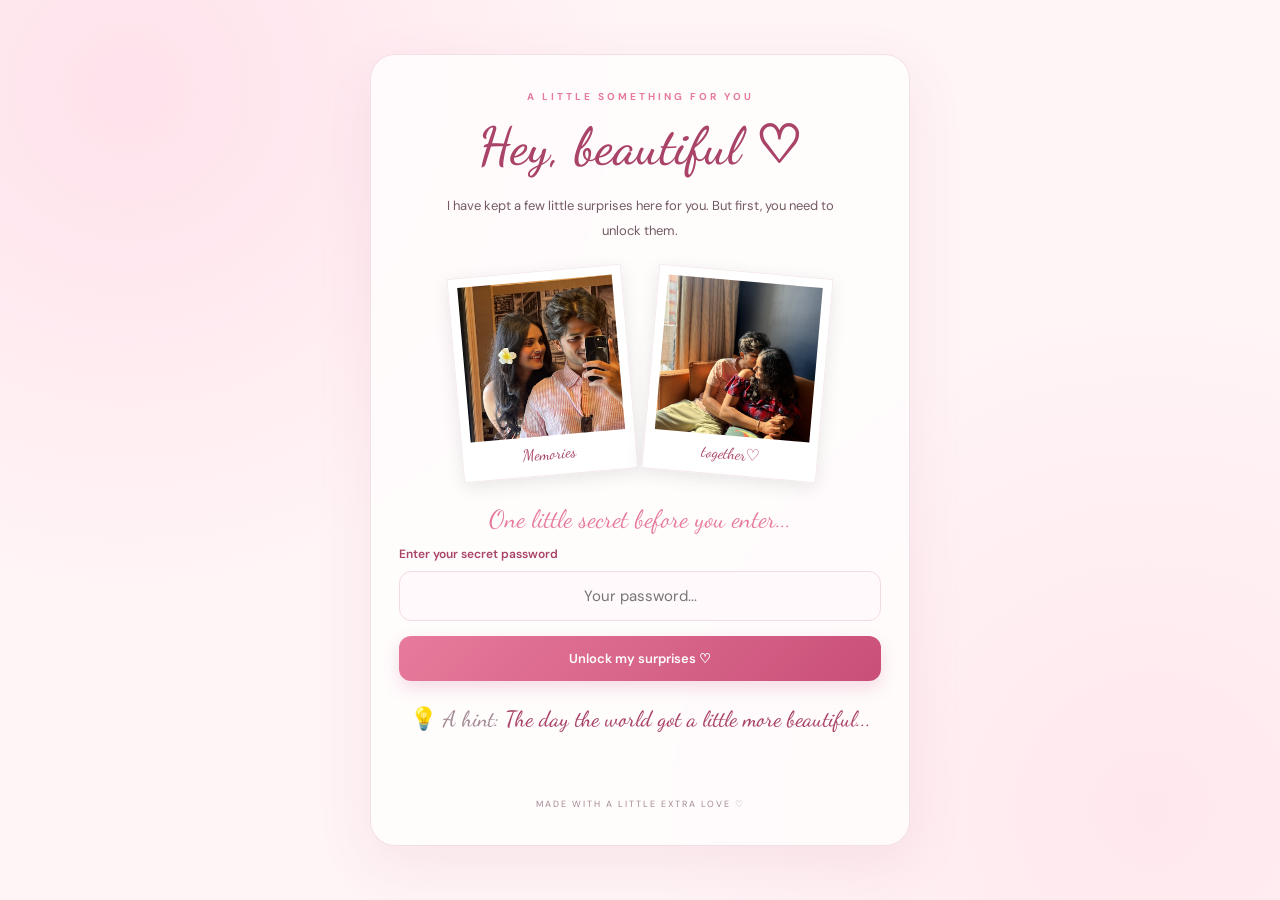
<file: index.html>
<!DOCTYPE html>
<html lang="en">
<head>
  <meta charset="UTF-8">
  <meta name="viewport" content="width=device-width, initial-scale=1.0">
  <meta name="theme-color" content="#fff4f6">

  <title>A Little Surprise For You ♡</title>

  <!-- Fonts -->
  <link rel="preconnect" href="https://fonts.googleapis.com">
  <link rel="preconnect" href="https://fonts.gstatic.com" crossorigin>

  <link href="https://fonts.googleapis.com/css2?family=Dancing+Script:wght@400;500;600;700&family=DM+Sans:wght@400;500;600;700&family=Playfair+Display:wght@500;600;700&display=swap" rel="stylesheet">

  <style>
    :root {
      --background: #fff4f6;
      --card: #fffdfd;
      --deep: #a94368;
      --pink: #e77b9c;
      --light-pink: #fce7ed;
      --text: #735a65;
      --muted: #a48a94;
      --border: #f4dce4;
    }

    * {
      box-sizing: border-box;
      margin: 0;
      padding: 0;
    }

    body {
      min-height: 100vh;
      background:
        radial-gradient(circle at 10% 10%, #ffe2eb, transparent 35%),
        radial-gradient(circle at 90% 90%, #ffe8ed, transparent 35%),
        var(--background);

      font-family: "DM Sans", sans-serif;
      color: var(--text);

      display: flex;
      justify-content: center;
      align-items: center;

      padding: 35px 16px;
      overflow-x: hidden;
    }

    /* RANDOM FLOATING HEARTS */

    #heartContainer {
      position: fixed;
      inset: 0;
      overflow: hidden;
      pointer-events: none;
      z-index: 1;
    }

    .floating-heart {
      position: absolute;
      bottom: -40px;

      color: #d94f7b;
      opacity: 0;

      text-shadow: 0 1px 5px rgba(201, 79, 120, 0.18);

      animation: floatUp linear forwards;
      user-select: none;
    }

    @keyframes floatUp {
      0% {
        transform: translateY(0) rotate(0deg) scale(0.7);
        opacity: 0;
      }

      15% {
        opacity: 0.85;
      }

      80% {
        opacity: 0.75;
      }

      100% {
        transform: translateY(-115vh) rotate(35deg) scale(1.2);
        opacity: 0;
      }
    }

    /* MAIN CARD */

    .page {
      width: 100%;
      max-width: 540px;
      position: relative;
      z-index: 2;
    }

    .card {
      width: 100%;
      background: rgba(255, 253, 253, 0.84);
      border: 1px solid rgba(244, 220, 228, 0.9);
      border-radius: 25px;
      padding: 35px 28px;
      text-align: center;

      backdrop-filter: blur(2px);
      -webkit-backdrop-filter: blur(2px);

      box-shadow: 0 18px 55px rgba(174, 91, 119, 0.10);
      animation: appear 0.7s ease;
    }

    .hidden {
      display: none !important;
    }

    @keyframes appear {
      from {
        opacity: 0;
        transform: translateY(18px);
      }

      to {
        opacity: 1;
        transform: translateY(0);
      }
    }

    .eyebrow {
      font-size: 10px;
      font-weight: 700;
      letter-spacing: 3px;
      text-transform: uppercase;
      color: var(--pink);
    }

    h1 {
      font-family: "Dancing Script", cursive;
      font-size: clamp(38px, 8vw, 52px);
      font-weight: 600;
      line-height: 1.2;
      color: var(--deep);
      margin: 13px 0;
    }

    .intro {
      font-size: 13px;
      line-height: 1.9;
      color: var(--text);
      max-width: 390px;
      margin: 15px auto 22px;
    }

    .script {
      font-family: "Dancing Script", cursive;
      font-size: 25px;
      color: var(--pink);
      margin: 12px 0;
    }

    /* PHOTOS */

    .photo-strip {
      display: flex;
      justify-content: center;
      align-items: center;
      gap: 20px;
      margin: 28px 0;
    }

    .polaroid {
      background: white;
      padding: 9px 9px 12px;
      width: 42%;
      max-width: 175px;
      border: 1px solid #f5e9ec;
      box-shadow: 0 5px 18px rgba(0, 0, 0, 0.09);
    }

    .polaroid:first-child {
      transform: rotate(-5deg);
    }

    .polaroid:last-child {
      transform: rotate(5deg);
    }

    .polaroid img {
      display: block;
      width: 100%;
      aspect-ratio: 1 / 1;
      object-fit: cover;
      background: #fce8ee;
    }

    .photo-caption {
      font-family: "Dancing Script", cursive;
      font-size: 16px;
      color: var(--deep);
      margin-top: 8px;
    }

    /* PASSWORD */

    .field-label {
      display: block;
      text-align: left;
      font-size: 12px;
      font-weight: 600;
      color: var(--deep);
      margin-bottom: 9px;
    }

    input {
      width: 100%;
      padding: 14px;
      border: 1px solid var(--border);
      border-radius: 12px;
      background: #fff9fb;
      font-family: "DM Sans", sans-serif;
      font-size: 15px;
      color: var(--deep);
      outline: none;
      text-align: center;
      transition: 0.3s;
    }

    input:focus {
      border-color: var(--pink);
      box-shadow: 0 0 0 3px rgba(231, 123, 156, 0.12);
    }

    .main-button {
      width: 100%;
      padding: 14px 18px;
      margin-top: 15px;
      background: linear-gradient(135deg, #e77b9c, #c94f78);
      color: white;
      border: none;
      border-radius: 12px;
      font-family: "DM Sans", sans-serif;
      font-weight: 600;
      font-size: 13px;
      cursor: pointer;
      box-shadow: 0 7px 17px rgba(201, 79, 120, 0.19);
      transition: 0.3s;
    }

    .main-button:hover {
      transform: translateY(-3px);
    }

    /* HINT - DIRECTLY IN HTML */

    .hint {
      display: block;
      margin-top: 20px;
      line-height: 1.7;
      color: var(--muted);
      font-family: "Dancing Script", cursive;
      font-size: 22px;
      font-weight: 500;
      text-align: center;
      visibility: visible;
      opacity: 1;
    }

    .hint span {
      color: var(--deep);
    }

    .message {
      font-family: "Dancing Script", cursive;
      font-size: 19px;
      color: #d45c7d;
      margin-top: 12px;
      min-height: 22px;
    }

    /* GIFTS */

    .gift-container {
      display: grid;
      grid-template-columns: repeat(3, minmax(0, 1fr));
      gap: 8px;
      margin: 35px 0 25px;
    }

    .gift-option {
      min-width: 0;
      background: transparent;
      border: none;
      cursor: pointer;
      color: var(--deep);
      display: flex;
      flex-direction: column;
      align-items: center;
      padding: 10px 2px;
      transition: transform 0.3s ease;
    }

    .gift-option:hover:not(:disabled) {
      transform: translateY(-7px);
    }

    .gift-illustration {
      height: 105px;
      display: flex;
      align-items: center;
      justify-content: center;
    }

    .gift-box {
      position: relative;
      width: 68px;
      height: 58px;
      border-radius: 5px;
      margin-top: 15px;
      animation: giftShake 2.5s ease-in-out infinite;
    }

    .pink {
      background: #ef9eb8;
    }

    .lavender {
      background: #c8b4e8;
      animation-delay: 0.5s;
    }

    .peach {
      background: #f5bd9e;
      animation-delay: 1s;
    }

    .gift-lid {
      position: absolute;
      width: 80px;
      height: 15px;
      left: -6px;
      top: -9px;
      border-radius: 5px;
      background: inherit;
      filter: brightness(0.94);
      transition: transform 0.7s ease;
    }

    .gift-ribbon {
      position: absolute;
      width: 11px;
      height: 58px;
      left: 28px;
      top: 0;
      background: rgba(255, 255, 255, 0.75);
    }

    .gift-bow {
      position: absolute;
      top: -34px;
      left: 20px;
      font-size: 29px;
      transition: 0.6s;
    }

    @keyframes giftShake {
      0%, 82%, 100% {
        transform: rotate(0deg);
      }

      85% {
        transform: rotate(-5deg);
      }

      88% {
        transform: rotate(5deg);
      }

      91% {
        transform: rotate(-4deg);
      }

      94% {
        transform: rotate(4deg);
      }

      97% {
        transform: rotate(0deg);
      }
    }

    .gift-label {
      font-family: "Playfair Display", serif;
      font-size: 13px;
      font-weight: 600;
      margin-top: 8px;
    }

    .gift-subtitle {
      font-size: 10px;
      color: var(--muted);
      margin-top: 6px;
      line-height: 1.5;
    }

    .gift-option:disabled {
      opacity: 0.35;
      cursor: not-allowed;
    }

    .gift-option.opening {
      pointer-events: none;
    }

    .gift-option.opening .gift-lid {
      transform: translate(-7px, -32px) rotate(-35deg);
    }

    .gift-option.opening .gift-bow {
      transform: translateY(-35px) rotate(30deg);
      opacity: 0;
    }

    .gift-option.opening .gift-box {
      animation: giftPop 0.5s ease forwards;
    }

    @keyframes giftPop {
      50% {
        transform: scale(1.18);
      }

      100% {
        transform: scale(1.05);
      }
    }

    .tiny {
      font-size: 9px;
      letter-spacing: 2px;
      color: var(--muted);
      margin-top: 25px;
    }

    @media (max-width: 480px) {

      body {
        padding: 20px 12px;
      }

      .card {
        padding: 28px 17px;
        background: rgba(255, 253, 253, 0.78);
        backdrop-filter: blur(1px);
        -webkit-backdrop-filter: blur(1px);
      }

      .photo-strip {
        gap: 12px;
      }

      .gift-container {
        gap: 2px;
      }

      .gift-label {
        font-size: 11px;
      }

      .gift-subtitle {
        font-size: 9px;
      }

      .floating-heart {
        color: #ce416f;
        text-shadow: 0 1px 6px rgba(169, 67, 104, 0.25);
      }
    }
  </style>
</head>

<body>

  <!-- HEARTS APPEAR RANDOMLY -->
  <div id="heartContainer"></div>

  <main class="page">

    <!-- PASSWORD SCREEN -->
    <section class="card" id="lockScreen">

      <p class="eyebrow">A little something for you</p>

      <h1>Hey, beautiful ♡</h1>

      <p class="intro">
        I have kept a few little surprises here for you.
        But first, you need to unlock them.
      </p>

      <!-- YOUR PHOTOS -->
      <div class="photo-strip">

        <div class="polaroid">
          <img src="images/1.jpg" alt="Our memory">
          <p class="photo-caption">Memories</p>
        </div>

        <div class="polaroid">
          <img src="images/2.jpg" alt="Our moment">
          <p class="photo-caption">together♡</p>
        </div>

      </div>

      <p class="script">One little secret before you enter...</p>

      <label class="field-label" for="password">
        Enter your secret password
      </label>

      <input
        type="password"
        id="password"
        placeholder="Your password..."
        autocomplete="off"
      >

      <button class="main-button" id="unlockButton">
        Unlock my surprises ♡
      </button>

      <!-- HINT IS ALREADY WRITTEN HERE -->
      <p class="hint">
        💡 A hint:
        <span>The day the world got a little more beautiful... </span>
      </p>

      <p class="message" id="message"></p>

      <p class="tiny">MADE WITH A LITTLE EXTRA LOVE ♡</p>

    </section>


    <!-- GIFT SCREEN -->
    <section class="card hidden" id="giftScreen">

      <p class="eyebrow">You made it!</p>

      <h1>For you, my love ♡</h1>

     

      <div class="gift-container">

        <!-- GIFT 1 -->
        <button class="gift-option" data-gift="love">

          <div class="gift-illustration">
            <div class="gift-box pink">
              <div class="gift-lid"></div>
              <div class="gift-ribbon"></div>
              <div class="gift-bow">🎀</div>
            </div>
          </div>
        </button>


        <!-- GIFT 2 -->
        <button class="gift-option" data-gift="memory" disabled>

          <div class="gift-illustration">
            <div class="gift-box lavender">
              <div class="gift-lid"></div>
              <div class="gift-ribbon"></div>
              <div class="gift-bow">🎀</div>
            </div>
          </div>
        </button>


        <!-- GIFT 3 -->
        <button class="gift-option" data-gift="surprise" disabled>

          <div class="gift-illustration">
            <div class="gift-box peach">
              <div class="gift-lid"></div>
              <div class="gift-ribbon"></div>
              <div class="gift-bow">🎀</div>
            </div>
          </div>
        </button>

      </div>

      <p class="script">One at a time, sweetheart ♡</p>

      <p class="tiny">THERE IS MORE LOVE WAITING FOR YOU</p>

    </section>

  </main>


  <!-- JAVASCRIPT: EVERYTHING IS INSIDE THIS HTML FILE -->
  <script>

    // ==================================
    // 1. PASSWORD SETTINGS
    // ==================================

    const SECRET_PASSWORD = "18122002";

    
    const passwordInput = document.getElementById("password");
    const unlockButton = document.getElementById("unlockButton");
    const message = document.getElementById("message");

    const lockScreen = document.getElementById("lockScreen");
    const giftScreen = document.getElementById("giftScreen");


    // ==================================
    // 2. SHOW THE CORRECT SCREEN
    // ==================================

    function showGiftScreen() {
      lockScreen.classList.add("hidden");
      giftScreen.classList.remove("hidden");
    }

    function showLockScreen() {
      lockScreen.classList.remove("hidden");
      giftScreen.classList.add("hidden");
    }

    // A temporary flag is set only when returning from a gift.
    const returningFromGift =
      sessionStorage.getItem("returnToGifts_v1") === "1";

    // Consume the flag immediately so it cannot affect the next visit.
    sessionStorage.removeItem("returnToGifts_v1");

    if (returningFromGift) {
      showGiftScreen();
    } else {
      showLockScreen();
    }


    // ==================================
    // 3. PASSWORD CHECK
    // ==================================

    function unlock() {

      const enteredPassword = passwordInput.value.trim();

      if (enteredPassword === SECRET_PASSWORD) {


        message.textContent = "";

        showGiftScreen();

        window.scrollTo({
          top: 0,
          behavior: "smooth"
        });

      } else {

        message.textContent = "Not quite, love. Try again ♡";

        passwordInput.value = "";
        passwordInput.focus();

      }
    }
    // CONNECT THE UNLOCK BUTTON
    unlockButton.addEventListener("click", unlock);

    // ALSO ALLOW ENTER KEY TO UNLOCK
    passwordInput.addEventListener("keydown", function(event) {
      if (event.key === "Enter") {
        unlock();
      }
    });

    // ==================================
    // 4. GIFT ORDER AND NAVIGATION
    // ==================================

    const giftPages = {
      love: "letter/letter.html",
      memory: "music/song.html",
      surprise: "invitation/invite.html"
    };

    const giftOrder = ["love", "memory", "surprise"];

    let unlockedGifts = JSON.parse(
      sessionStorage.getItem("unlockedGifts_v2") || '["love"]'
    );

    function updateGiftButtons() {

      document.querySelectorAll(".gift-option").forEach(function(button) {

        const gift = button.dataset.gift;

        button.disabled = !unlockedGifts.includes(gift);

      });

    }

    function processCompletedGift() {

      const completedGift = sessionStorage.getItem("completedGift");

      if (!completedGift) {
        updateGiftButtons();
        return;
      }

      const completedIndex = giftOrder.indexOf(completedGift);

      const nextGift = giftOrder[completedIndex + 1];

      if (nextGift && !unlockedGifts.includes(nextGift)) {
        unlockedGifts.push(nextGift);
      }

      sessionStorage.setItem(
        "unlockedGifts_v2",
        JSON.stringify(unlockedGifts)
      );

      sessionStorage.removeItem("completedGift");

      updateGiftButtons();

    }

    processCompletedGift();

    window.addEventListener("pageshow", function() {
      unlockedGifts = JSON.parse(
        sessionStorage.getItem("unlockedGifts_v2") || '["love"]'
      );

      processCompletedGift();
    });


    // ==================================
    // 5. OPEN GIFT
    // ==================================

    document.querySelectorAll(".gift-option").forEach(function(button) {

      button.addEventListener("click", function() {

        const gift = button.dataset.gift;

        if (!unlockedGifts.includes(gift)) {
          return;
        }

        const destination = giftPages[gift];

        if (!destination) {
          return;
        }

        // Save which gift she opened.
        // The next gift unlocks when she returns.

        sessionStorage.setItem("completedGift", gift);

        button.classList.add("opening");

        createHeartBurst();

        setTimeout(function() {
          window.location.href = destination;
        }, 650);

      });

    });


    // ==================================
    // 6. RANDOM HEARTS ALL OVER THE PAGE
    // ==================================

    const heartContainer = document.getElementById("heartContainer");

    const heartSymbols = ["♡", "♥", "💕", "❤"];

    function createFloatingHeart() {

      const heart = document.createElement("span");

      heart.className = "floating-heart";

      heart.textContent =
        heartSymbols[Math.floor(Math.random() * heartSymbols.length)];

      // Random horizontal position
      heart.style.left = Math.random() * 100 + "vw";

      // Random size
      heart.style.fontSize = (14 + Math.random() * 25) + "px";

      // Random floating speed
      heart.style.animationDuration = (6 + Math.random() * 7) + "s";

      heartContainer.appendChild(heart);

      // Remove after animation
      setTimeout(function() {
        heart.remove();
      }, 14000);

    }

    // New hearts appear continuously at random positions
    setInterval(createFloatingHeart, 650);


    // ==================================
    // 7. HEART BURST WHEN OPENING A GIFT
    // ==================================

    function createHeartBurst() {

      const colors = ["#e77b9c", "#c94f78", "#f2a5bb", "#e9a9bc"];
      const symbols = ["♡", "♥"];

      for (let i = 0; i < 12; i++) {

        const heart = document.createElement("span");

        heart.className = "floating-heart";

        heart.style.position = "fixed";
        heart.style.bottom = "auto";
        heart.style.left = Math.random() * 100 + "vw";
        heart.style.top = Math.random() * 100 + "vh";

        heart.style.color =
          colors[Math.floor(Math.random() * colors.length)];

        heart.textContent =
          symbols[Math.floor(Math.random() * symbols.length)];

        heart.style.fontSize = (15 + Math.random() * 20) + "px";

        heart.style.animationDuration = "2s";

        heartContainer.appendChild(heart);

        setTimeout(function() {
          heart.remove();
        }, 2500);

      }

    }

  </script>

</body>
</html>
</file>
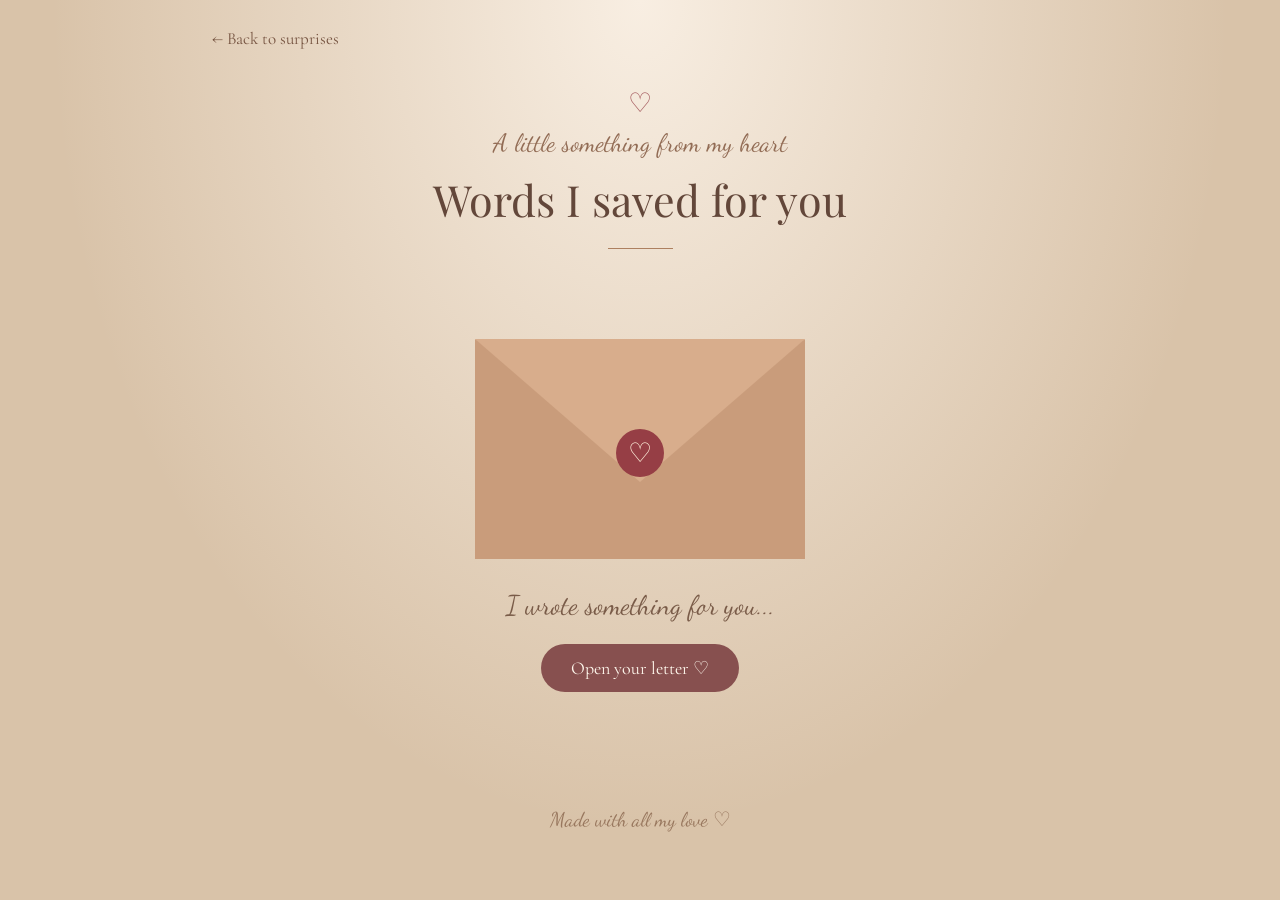
<file: letter.html>
<!DOCTYPE html>
<html lang="en">

<head>
  <meta charset="UTF-8">
  <meta name="viewport" content="width=device-width, initial-scale=1.0">

  <title>A Letter For You ♡</title>

  <link rel="stylesheet" href="letter.css">

  <link href="https://fonts.googleapis.com/css2?family=Cormorant+Garamond:wght@400;500;600;700&family=Dancing+Script:wght@400;500;600;700&family=Playfair+Display:ital,wght@0,400;0,500;1,400&display=swap" rel="stylesheet">
</head>

<body>

  <main class="page">

    <a href="index.html" class="back-link">
      ← Back to surprises
    </a>

    <header class="page-heading">
      <span class="small-heart">♡</span>
      <p>A little something from my heart</p>
      <h1>Words I saved for you</h1>
      <span class="heading-line"></span>
    </header>


    <!-- ENVELOPE INTRODUCTION -->

    <section class="envelope-section" id="envelopeSection">

      <div class="envelope" id="envelope">

        <div class="envelope-back"></div>

        <div class="envelope-paper">
          <span>To my favourite person</span>
        </div>

        <div class="envelope-flap"></div>

        <div class="envelope-front"></div>

        <div class="envelope-seal">♡</div>

      </div>

      <p class="envelope-message">
        I wrote something for you...
      </p>

      <button class="open-letter-button" id="openLetter">
        Open your letter ♡
      </button>

    </section>


    <!-- THE LETTER -->

    <section class="letter-section hidden" id="letterSection">

      <div class="paper">

        <div class="paper-decoration">❦</div>

        <div class="paper-content">

          <p class="date">
            Written with love, just for you ♡
          </p>

          <h2>My Dearest Love,</h2>


          <!-- WRITE YOUR LETTER HERE -->

          <div class="your-letter">

            <p>
              Your first paragraph goes here...
            </p>

            <p>
              Your second paragraph goes here...
            </p>

            <p>
              Your third paragraph goes here...
            </p>

          </div>


          <div class="signature">

            <p>With all my love,</p>

            <h3>Your Love ♡</h3>

          </div>

        </div>

        <div class="wax-seal">♡</div>

      </div>

      <p class="bottom-note">
        Some feelings are better written than spoken.
      </p>

      <button class="read-again-button" id="readAgain">
        Read it again ♡
      </button>

    </section>


    <footer class="footer">
      Made with all my love ♡
    </footer>

  </main>


  <script>

    const openLetter = document.getElementById("openLetter");
    const envelope = document.getElementById("envelope");
    const envelopeSection = document.getElementById("envelopeSection");
    const letterSection = document.getElementById("letterSection");
    const readAgain = document.getElementById("readAgain");

    openLetter.addEventListener("click", () => {

      envelope.classList.add("opened");

      openLetter.disabled = true;

      setTimeout(() => {

        envelopeSection.classList.add("hidden");
        letterSection.classList.remove("hidden");

        window.scrollTo({
          top: 0,
          behavior: "smooth"
        });

      }, 1100);

    });


    readAgain.addEventListener("click", () => {

      letterSection.classList.add("hidden");
      envelopeSection.classList.remove("hidden");

      envelope.classList.remove("opened");
      openLetter.disabled = false;

      window.scrollTo({
        top: 0,
        behavior: "smooth"
      });

    });

  </script>

</body>
</html>
</file>
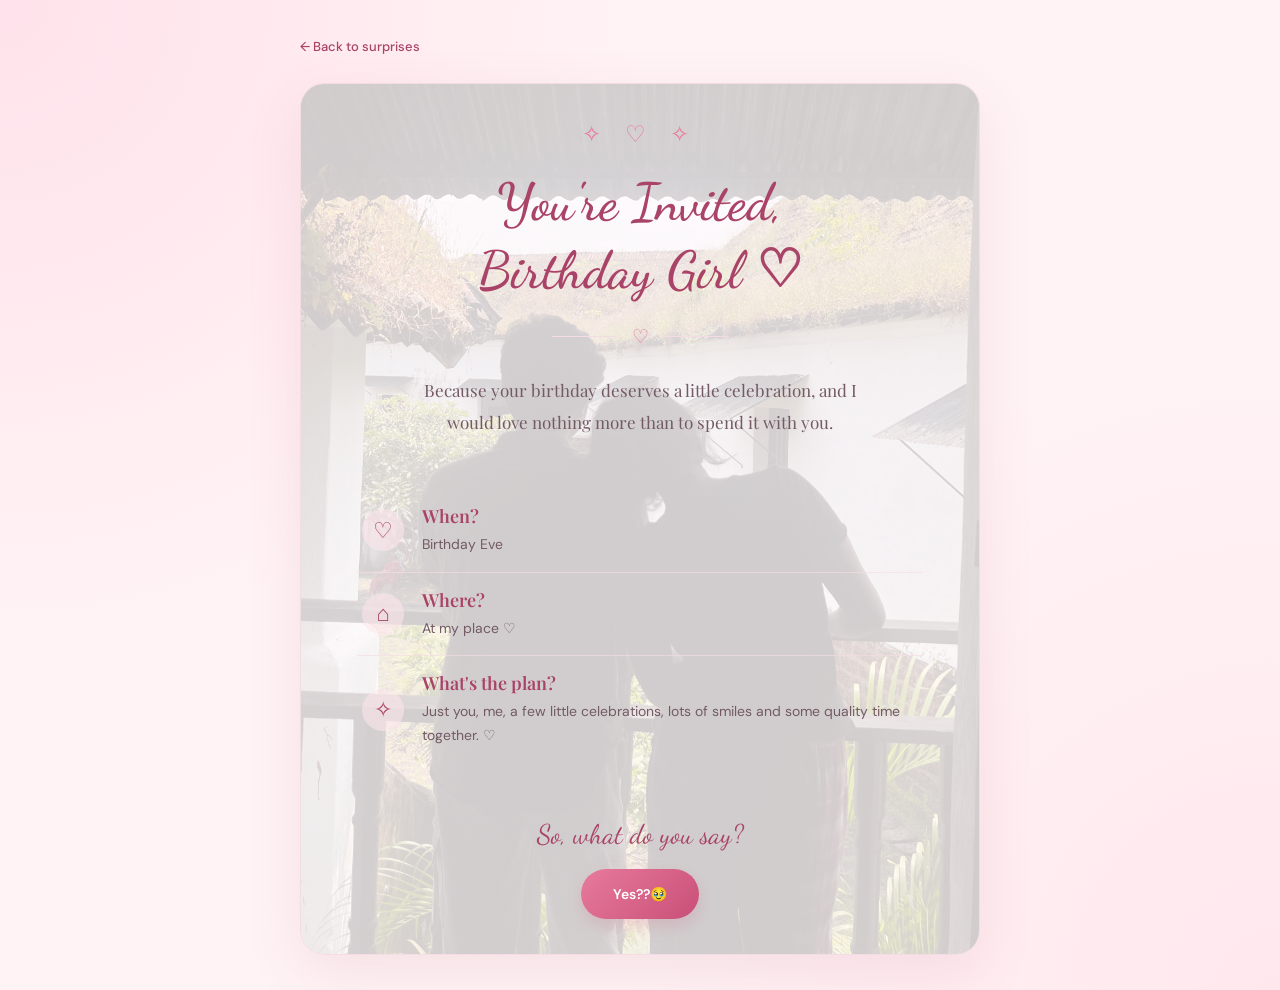
<file: invitation/invite.html>
<!DOCTYPE html>
<html lang="en">
<head>
  <meta charset="UTF-8">
  <meta name="viewport" content="width=device-width, initial-scale=1.0">
  <meta name="theme-color" content="#fff4f6">

  <title>A Little Invitation For You ♡</title>

  <link rel="stylesheet" href="invite.css">

  <link rel="preconnect" href="https://fonts.googleapis.com">
  <link rel="preconnect" href="https://fonts.gstatic.com" crossorigin>

  <link href="https://fonts.googleapis.com/css2?family=Dancing+Script:wght@400;500;600;700&family=DM+Sans:wght@400;500;600&family=Playfair+Display:ital,wght@0,400;0,500;0,600;1,400&display=swap" rel="stylesheet">
</head>

<body>

  <div class="floating-hearts" id="floatingHearts"></div>

  <main class="invitation">

    <!-- Back to gift screen, not password screen -->
    <a href="../index.html"
      class="back-link"
      onclick="sessionStorage.setItem('returnToGifts_v1', '1')">
      ← Back to surprises
    </a>

    <section class="invite-card">

      <div class="top-decoration">✧ ♡ ✧</div>

      

      <h1>
        You're Invited,
        <span>Birthday Girl ♡</span>
      </h1>

      <div class="divider">
        <span>♡</span>
      </div>

      <p class="main-message">
        Because your birthday deserves a little celebration,
        and I would love nothing more than to spend it with you.
      </p>

      <div class="details">

        <div class="detail-item">
          <span class="detail-icon">♡</span>
          <div>
            <h3>When?</h3>
            <p>Birthday Eve</p>
          </div>
        </div>

        <div class="detail-item">
          <span class="detail-icon">⌂</span>
          <div>
            <h3>Where?</h3>
            <p>At my place ♡</p>
          </div>
        </div>

        

        <div class="detail-item">
          <span class="detail-icon">✧</span>
          <div>
            <h3>What's the plan?</h3>
            <p>
              Just you, me, a few little celebrations,
              lots of smiles and some quality time together. ♡
            </p>
          </div>
        </div>

      </div>

      <p class="question">
        So, what do you say?
      </p>

      <button id="yesButton" class="yes-button" type="button">
        Yes??🥹
      </button>

      <p id="responseMessage" class="response-message"></p>

      

    </section>

  </main>

  <script>

    // RSVP button interaction

    const yesButton = document.getElementById("yesButton");
    const responseMessage = document.getElementById("responseMessage");
    const question = document.querySelector(".question");

    yesButton.addEventListener("click", function () {

      // Hide both the button and the question
      yesButton.style.display = "none";
      question.style.display = "none";

      // Show the sweet response
      responseMessage.textContent =
        "YAY! I love you muddhu. Can't wait!";

      responseMessage.classList.add("show");

      createHeartBurst();

    });


    // Floating hearts

    const heartsContainer = document.getElementById("floatingHearts");

    const heartSymbols = ["♡", "♥", "✧", "⋆"];

    function createFloatingHeart() {

      const heart = document.createElement("span");

      heart.classList.add("floating-heart");

      heart.textContent =
        heartSymbols[Math.floor(Math.random() * heartSymbols.length)];

      heart.style.left = Math.random() * 100 + "vw";

      heart.style.animationDuration =
        (6 + Math.random() * 6) + "s";

      heart.style.fontSize =
        (12 + Math.random() * 18) + "px";

      heartsContainer.appendChild(heart);

      setTimeout(() => {
        heart.remove();
      }, 12000);

    }

    setInterval(createFloatingHeart, 700);


    // Heart burst after accepting invitation

    function createHeartBurst() {

      for (let i = 0; i < 18; i++) {

        const heart = document.createElement("span");

        heart.classList.add("burst-heart");

        heart.textContent = "♡";

        heart.style.left = (40 + Math.random() * 20) + "%";

        heart.style.top = (40 + Math.random() * 20) + "%";

        heart.style.setProperty(
          "--x",
          (Math.random() - 0.5) * 300 + "px"
        );

        heart.style.setProperty(
          "--y",
          (Math.random() - 0.5) * 300 + "px"
        );

        document.body.appendChild(heart);

        setTimeout(() => {
          heart.remove();
        }, 1500);

      }

    }

  </script>

</body>
</html>
</file>
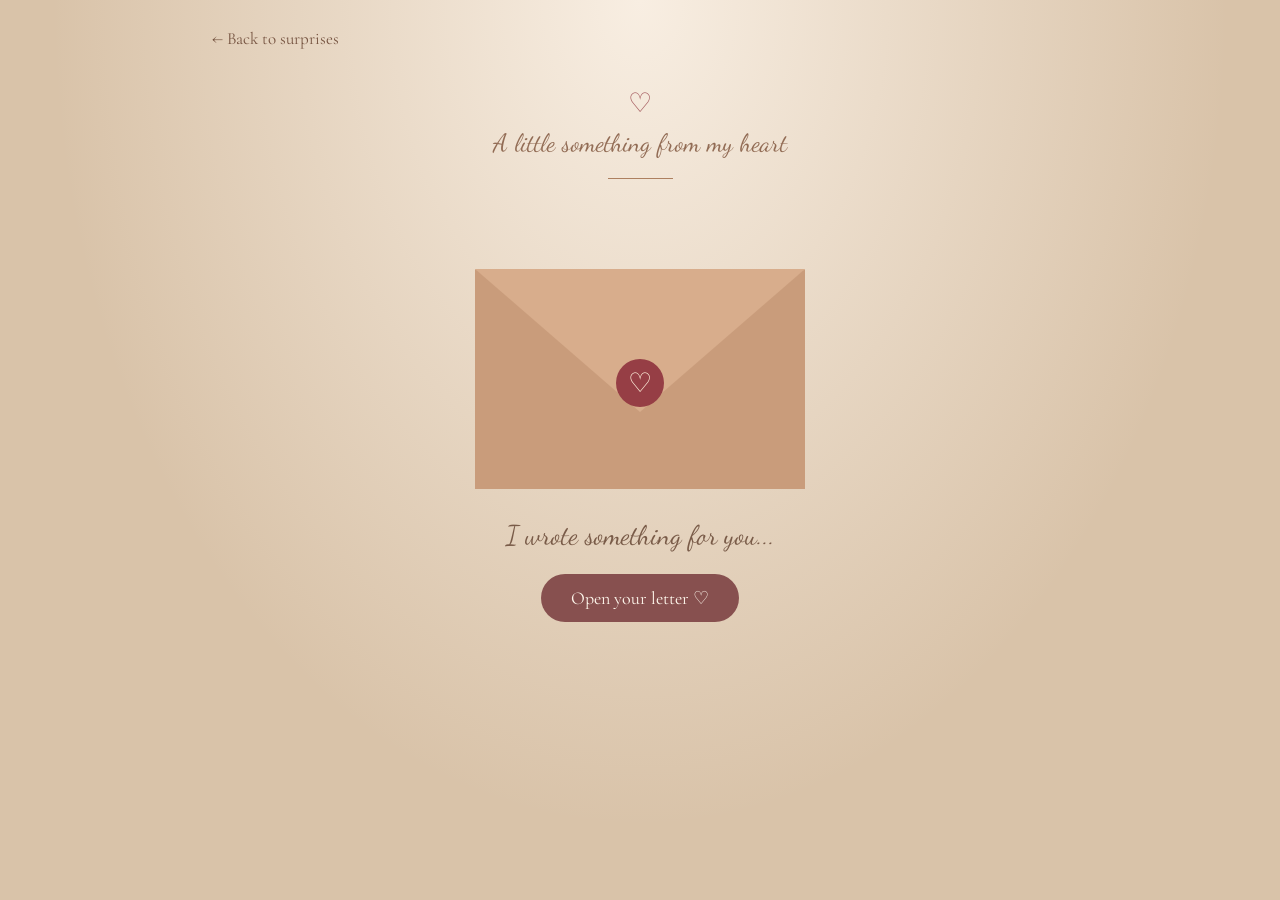
<file: letter/letter.html>
<!DOCTYPE html>
<html lang="en">

<head>
  <meta charset="UTF-8">
  <meta name="viewport" content="width=device-width, initial-scale=1.0">

  <title>A Letter For You ♡</title>

  <link rel="stylesheet" href="letter.css">

  <link href="https://fonts.googleapis.com/css2?family=Cormorant+Garamond:wght@400;500;600;700&family=Dancing+Script:wght@400;500;600;700&family=Playfair+Display:ital,wght@0,400;0,500;1,400&display=swap" rel="stylesheet">
</head>

<body>

  <main class="page">

    <a href="../index.html"
      class="back-link"
      onclick="sessionStorage.setItem('returnToGifts_v1', '1')">
      ← Back to surprises
    </a>
    <header class="page-heading">
      <span class="small-heart">♡</span>
      <p>A little something from my heart</p>
      <span class="heading-line"></span>
    </header>


    <!-- ENVELOPE INTRODUCTION -->

    <section class="envelope-section" id="envelopeSection">

      <div class="envelope" id="envelope">

        <div class="envelope-back"></div>

        <div class="envelope-paper">
          <span>To my favourite person</span>
        </div>

        <div class="envelope-flap"></div>

        <div class="envelope-front"></div>

        <div class="envelope-seal">♡</div>

      </div>

      <p class="envelope-message">
        I wrote something for you...
      </p>

      <button class="open-letter-button" id="openLetter">
        Open your letter ♡
      </button>

    </section>


    <!-- THE LETTER -->

    <section class="letter-section hidden" id="letterSection">

      <div class="paper">

        <div class="paper-decoration">❦</div>

        <div class="paper-content">

          
          <h2>Nanna muddhu paapu ❤️,</h2>


          <!-- WRITE YOUR LETTER HERE -->

          <div class="your-letter">

            <p>
              I have told you this many times that you came into my life like a sparkling star and made even my most ordinary days feel special. Neen life alli bandmele, everything feels a little more beautiful and honestly, ninna yavatu kalkolake esta padalla 🥺. Ninna thoughts, ninna maturity, ninna way of looking at things — I genuinely admire all of it. I really want you to be my life partner, paapu. I want us to build a beautiful life together, stand by each other through everything, support each other, and make sure we never let each other down.
            </p>

            <p>
              You know I'm not very good at expressing my feelings in words. Sometimes, I have so much to say but just don't know how to put it into words. But that doesn't mean I don't feel it. I really do, and there's so much more in my heart than I can ever write down. And now, here we are, celebrating your very first birthday since we started dating! I genuinely want to make this birthday special for you.
            </p>

            <p>
              And paapu, this is just the first of so many birthdays we're going to celebrate together. We have so many more birthdays, celebrations, memories and little moments waiting for us. I want to experience all of them with you, grow together, understand each other better and keep choosing each other no matter what. I just hope this is the beginning of a lifetime of celebrating you and making you feel loved. I love you so.....muchhhh muaahhhhh😘 
              Happy Birthday, my paapu! ❤️
            </p>

          </div>


          <div class="signature">

            <p>With all my heart,</p>

            <h3>Your Love ♡</h3>

          </div>

        </div>

        <div class="wax-seal">♡</div>

      </div>



      <button class="read-again-button" id="readAgain">
        Read it again ♡
      </button>

    </section>


    
  </main>


  <script>

    const openLetter = document.getElementById("openLetter");
    const envelope = document.getElementById("envelope");
    const envelopeSection = document.getElementById("envelopeSection");
    const letterSection = document.getElementById("letterSection");
    const readAgain = document.getElementById("readAgain");

    openLetter.addEventListener("click", () => {

      envelope.classList.add("opened");

      openLetter.disabled = true;

      setTimeout(() => {

        envelopeSection.classList.add("hidden");
        letterSection.classList.remove("hidden");

        window.scrollTo({
          top: 0,
          behavior: "smooth"
        });

      }, 1100);

    });


    readAgain.addEventListener("click", () => {

      letterSection.classList.add("hidden");
      envelopeSection.classList.remove("hidden");

      envelope.classList.remove("opened");
      openLetter.disabled = false;

      window.scrollTo({
        top: 0,
        behavior: "smooth"
      });

    });

  </script>

</body>
</html>
</file>
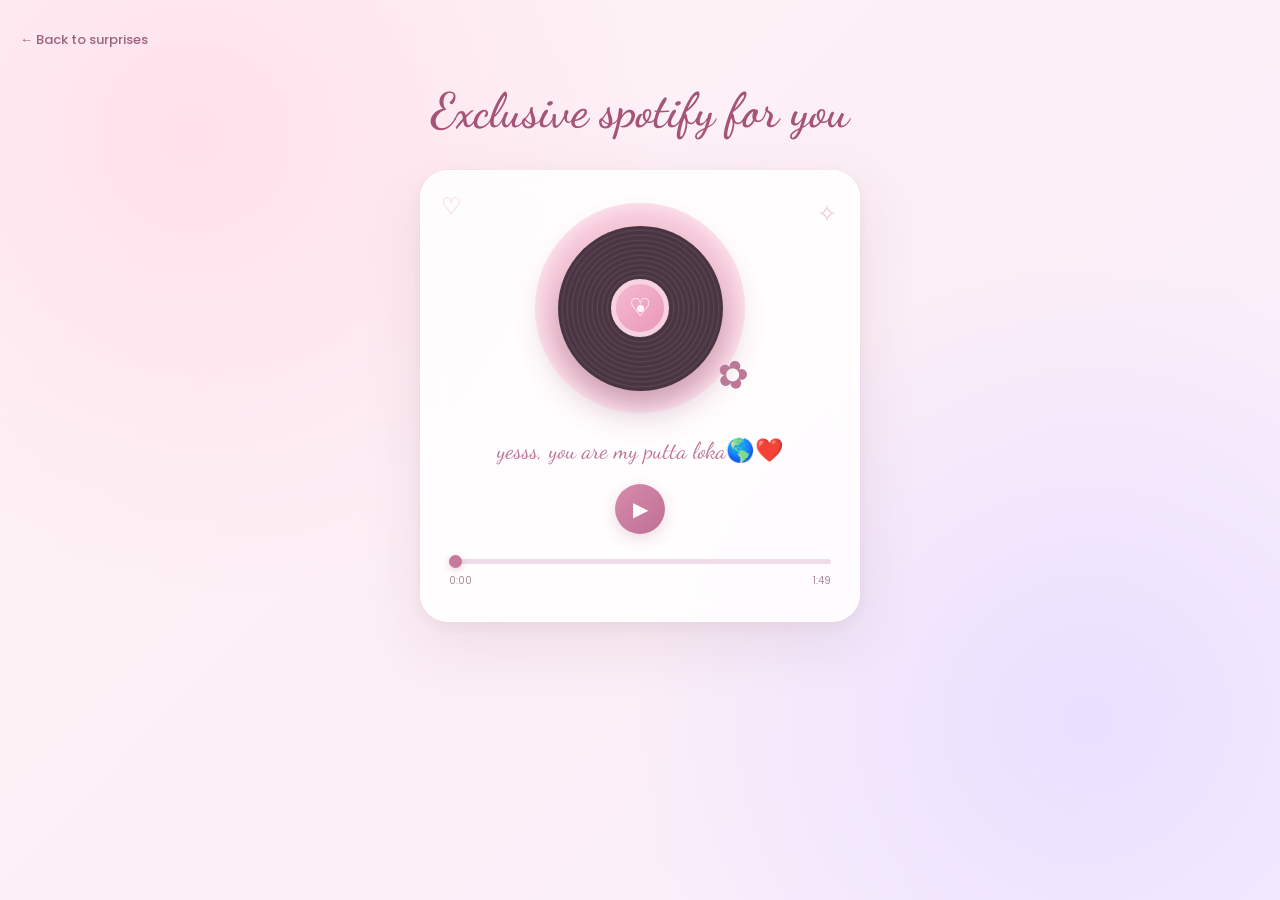
<file: music/song.html>
<!DOCTYPE html>
<html lang="en">
<head>
  <meta charset="UTF-8">
  <meta name="viewport" content="width=device-width, initial-scale=1.0">
  <meta name="theme-color" content="#fff4f6">

  <title>A Song For You ♡</title>

  <link rel="stylesheet" href="song.css">

  <link rel="preconnect" href="https://fonts.googleapis.com">
  <link rel="preconnect" href="https://fonts.gstatic.com" crossorigin>

  <link href="https://fonts.googleapis.com/css2?family=Dancing+Script:wght@400;500;600;700&family=Playfair+Display:ital,wght@0,400;0,500;0,600;1,400&family=Poppins:wght@300;400;500;600&display=swap" rel="stylesheet">
</head>

<body>

  <div class="floating-hearts" aria-hidden="true">
    <span>♡</span>
    <span>♡</span>
    <span>♡</span>
    <span>♡</span>
    <span>♡</span>
  </div>

  <audio id="bgMusic" loop preload="auto">
    <source src="my-song.mp3" type="audio/mpeg">
  </audio>

  <main class="page-container">

    <a href="../index.html"
       class="back-link"
       onclick="sessionStorage.setItem('returnToGifts_v1', '1')">
      ← Back to surprises
    </a>

    <header class="page-heading">
      
      <h1>Exclusive spotify for you</h1>
    </header>

    <section class="music-card">

      <div class="card-decoration decoration-one">♡</div>
      <div class="card-decoration decoration-two">✧</div>

      <div class="album-art">
        <div class="vinyl">
          <div class="vinyl-center">
            <span>♡</span>
          </div>
        </div>

        <div class="album-flower">✿</div>
      </div>

      <div class="song-details">
        <p class="handwritten">
        yesss, you are my putta loka🌎❤️</p>
      </div>

      <button
        id="playButton"
        class="play-button"
        type="button"
        aria-label="Play song">
        ▶
      </button>

      <div class="progress-section">

        <input
          type="range"
          id="progress"
          min="0"
          max="100"
          value="0"
          aria-label="Song progress">

        <div class="time-display">
          <span id="currentTime">0:00</span>
          <span id="duration">0:00</span>
        </div>

      </div>

    </section>

  </main>

  <script>
    const audio = document.getElementById("bgMusic");
    const vinyl = document.querySelector(".vinyl");
    const playButton = document.getElementById("playButton");

    const progress = document.getElementById("progress");
    const currentTime = document.getElementById("currentTime");
    const duration = document.getElementById("duration");

    function formatTime(seconds) {
      if (!Number.isFinite(seconds)) return "0:00";

      const minutes = Math.floor(seconds / 60);
      const remainingSeconds = Math.floor(seconds % 60);

      return `${minutes}:${String(remainingSeconds).padStart(2, "0")}`;
    }

    // Play / Pause button
    playButton.addEventListener("click", async () => {

      if (audio.paused) {
        try {
          await audio.play();
        } catch (error) {
          console.error("Unable to play audio:", error);
        }
      } else {
        audio.pause();
      }

    });

    // When music starts
    audio.addEventListener("play", () => {
      playButton.textContent = "Ⅱ";
      playButton.setAttribute("aria-label", "Pause song");

      vinyl.classList.add("playing");
    });

    // When music pauses
    audio.addEventListener("pause", () => {
      playButton.textContent = "▶";
      playButton.setAttribute("aria-label", "Play song");

      vinyl.classList.remove("playing");
    });

    // Song duration
    audio.addEventListener("loadedmetadata", () => {
      duration.textContent = formatTime(audio.duration);
    });

    // Update progress bar
    audio.addEventListener("timeupdate", () => {
      currentTime.textContent = formatTime(audio.currentTime);

      if (Number.isFinite(audio.duration) && audio.duration > 0) {
        progress.value = (audio.currentTime / audio.duration) * 100;
      }
    });

    // Seek through song
    progress.addEventListener("input", () => {
      if (Number.isFinite(audio.duration) && audio.duration > 0) {
        audio.currentTime = (progress.value / 100) * audio.duration;
      }
    });

    // Audio error
    audio.addEventListener("error", () => {
      console.error("Audio error:", audio.error);
    });

    // IMPORTANT:
    // No autoplay. Music starts ONLY when the Play button is clicked.
  </script>

</body>
</html>
</file>
<file: letter.css>
* {
  margin: 0;
  padding: 0;
  box-sizing: border-box;
}

body {
  min-height: 100vh;
  background:
    radial-gradient(ellipse at top, #f8eee2, transparent 65%),
    #d9c3a9;
  color: #4b352c;
  font-family: 'Cormorant Garamond', serif;
}

.page {
  max-width: 900px;
  margin: auto;
  padding: 28px 22px 50px;
}

.hidden {
  display: none !important;
}


/* BACK BUTTON */

.back-link {
  display: inline-block;
  color: #765441;
  text-decoration: none;
  font-size: 17px;
  transition: 0.3s;
}

.back-link:hover {
  color: #a44f5c;
  transform: translateX(-4px);
}


/* HEADING */

.page-heading {
  text-align: center;
  margin: 38px 0 45px;
}

.small-heart {
  color: #a65d60;
  font-size: 27px;
}

.page-heading p {
  font-family: 'Dancing Script', cursive;
  font-size: 25px;
  color: #926c55;
  margin-top: 8px;
}

.page-heading h1 {
  font-family: 'Playfair Display', serif;
  font-weight: 400;
  font-size: clamp(29px, 5vw, 43px);
  margin-top: 12px;
  color: #63473a;
}

.heading-line {
  display: block;
  width: 65px;
  height: 1px;
  background: #ad8060;
  margin: 20px auto 0;
}


/* ENVELOPE */

.envelope-section {
  text-align: center;
  padding: 25px 0 55px;
}

.envelope {
  position: relative;
  width: min(330px, 85vw);
  height: 220px;
  margin: 20px auto 30px;
  perspective: 1000px;
}

.envelope-back {
  position: absolute;
  inset: 0;
  background: #bd8f72;
  border-radius: 5px;
}

.envelope-paper {
  position: absolute;
  left: 10%;
  bottom: 10px;
  width: 80%;
  height: 170px;
  background: #fff2d9;
  display: flex;
  align-items: center;
  justify-content: center;
  font-family: 'Dancing Script', cursive;
  font-size: 23px;
  color: #81574a;
  transition: transform 0.9s ease;
}

.envelope-flap {
  position: absolute;
  inset: 0;
  background: #d8ad8c;
  clip-path: polygon(0 0, 100% 0, 50% 65%);
  transform-origin: top;
  transition: transform 0.8s ease;
  z-index: 4;
}

.envelope-front {
  position: absolute;
  inset: 0;
  background: #c99c7b;
  clip-path: polygon(0 0, 50% 58%, 100% 0, 100% 100%, 0 100%);
  z-index: 3;
}

.envelope-seal {
  position: absolute;
  left: 50%;
  top: 52%;
  transform: translate(-50%, -50%);
  width: 48px;
  height: 48px;
  border-radius: 50%;
  background: #963e45;
  color: #fff0dc;
  display: grid;
  place-items: center;
  font-size: 27px;
  z-index: 5;
  transition: opacity 0.3s;
}

.envelope.opened .envelope-flap {
  transform: rotateX(180deg);
  z-index: 1;
}

.envelope.opened .envelope-paper {
  transform: translateY(-110px);
}

.envelope.opened .envelope-seal {
  opacity: 0;
}

.envelope-message {
  font-family: 'Dancing Script', cursive;
  font-size: 27px;
  color: #795b48;
  margin-bottom: 22px;
}


/* BUTTONS */

.open-letter-button,
.read-again-button {
  background: #87504f;
  border: none;
  color: #fff8ed;
  padding: 13px 30px;
  border-radius: 30px;
  font-family: 'Cormorant Garamond', serif;
  font-size: 18px;
  cursor: pointer;
  transition: 0.3s;
}

.open-letter-button:hover,
.read-again-button:hover {
  background: #a76568;
  transform: translateY(-3px);
}

.open-letter-button:disabled {
  cursor: default;
}


/* VINTAGE PAPER */

.letter-section {
  animation: letterAppear 1s ease both;
}

@keyframes letterAppear {
  from {
    opacity: 0;
    transform: translateY(25px);
  }

  to {
    opacity: 1;
    transform: translateY(0);
  }
}

.paper {
  position: relative;
  max-width: 730px;
  margin: 0 auto;
  padding: 65px 65px 90px;
  background:
    radial-gradient(ellipse at 20% 30%, rgba(156, 108, 64, 0.09), transparent 40%),
    radial-gradient(ellipse at 80% 75%, rgba(156, 108, 64, 0.08), transparent 40%),
    #fff3d9;

  border: 1px solid #d9bd94;

  box-shadow:
    0 15px 35px rgba(71, 47, 29, 0.2),
    inset 0 0 35px rgba(155, 112, 67, 0.1);

  clip-path: polygon(
    1% 1%, 5% 0%, 10% 1%, 15% 0%,
    22% 1%, 30% 0%, 38% 1%, 45% 0%,
    55% 1%, 62% 0%, 70% 1%, 78% 0%,
    86% 1%, 94% 0%, 99% 2%,
    100% 10%, 99% 18%, 100% 27%,
    99% 36%, 100% 45%, 99% 55%,
    100% 65%, 99% 75%, 100% 85%,
    99% 94%, 97% 100%, 90% 99%,
    82% 100%, 73% 99%, 64% 100%,
    54% 99%, 45% 100%, 35% 99%,
    25% 100%, 16% 99%, 7% 100%,
    1% 98%, 0% 90%, 1% 82%,
    0% 72%, 1% 62%, 0% 52%,
    1% 42%, 0% 32%, 1% 22%,
    0% 12%
  );
}

.paper-content {
  max-width: 580px;
  margin: auto;
}

.paper-decoration {
  text-align: center;
  color: #b78b68;
  font-size: 35px;
  margin-bottom: 25px;
}

.date {
  text-align: right;
  font-family: 'Dancing Script', cursive;
  font-size: 21px;
  color: #9b765d;
  margin-bottom: 38px;
}

.paper h2 {
  font-family: 'Dancing Script', cursive;
  font-size: clamp(36px, 6vw, 48px);
  font-weight: 600;
  color: #78464b;
  margin-bottom: 35px;
}

.your-letter {
  font-size: 22px;
  line-height: 1.9;
  color: #554338;
}

.your-letter p {
  margin-bottom: 24px;
}

.signature {
  text-align: right;
  margin-top: 45px;
  font-family: 'Dancing Script', cursive;
  font-size: 25px;
  color: #79554c;
}

.signature h3 {
  font-size: 36px;
  color: #914c55;
  margin-top: 8px;
}


/* WAX SEAL */

.wax-seal {
  position: absolute;
  bottom: 23px;
  left: 50%;
  transform: translateX(-50%);
  width: 51px;
  height: 51px;
  border-radius: 50%;
  background: #923d45;
  color: #fce8d6;
  display: grid;
  place-items: center;
  font-size: 27px;
  box-shadow: 0 4px 8px rgba(0, 0, 0, 0.2);
}


/* BOTTOM */

.bottom-note {
  font-family: 'Dancing Script', cursive;
  font-size: 25px;
  color: #795b48;
  text-align: center;
  margin: 35px 0 22px;
}

.read-again-button {
  display: block;
  margin: 0 auto;
}

.footer {
  text-align: center;
  margin-top: 60px;
  color: #98775e;
  font-family: 'Dancing Script', cursive;
  font-size: 20px;
}


/* MOBILE */

@media (max-width: 600px) {

  .page {
    padding: 22px 14px 40px;
  }

  .page-heading {
    margin: 30px 0 30px;
  }

  .paper {
    padding: 45px 27px 90px;
  }

  .your-letter {
    font-size: 19px;
    line-height: 1.8;
  }

  .date {
    font-size: 18px;
  }

  .signature h3 {
    font-size: 32px;
  }

}
</file>
<file: invitation/invite.css>
:root {
  --background: #fff3f5;
  --card: #fffdfd;
  --deep: #a94368;
  --pink: #e77b9c;
  --light-pink: #fce7ed;
  --text: #735a65;
  --muted: #a48a94;
  --border: #f4dce4;
}

* {
  margin: 0;
  padding: 0;
  box-sizing: border-box;
}

html {
  min-height: 100%;
}

body {
  min-height: 100vh;
  padding: 35px 16px;

  background:
    radial-gradient(circle at top left, #ffe2eb, transparent 40%),
    radial-gradient(circle at bottom right, #ffe8ed, transparent 40%),
    var(--background);

  font-family: "DM Sans", sans-serif;
  color: var(--text);

  overflow-x: hidden;
  position: relative;
}

/* =========================================
   BACKGROUND WATERMARK
========================================= */

body::before {
  content: "";
  position: fixed;
  inset: 0;
  background-repeat: no-repeat;
  background-position: center;
  background-size: contain;
  opacity: 0.10;
  pointer-events: none;
  z-index: 0;
}

/* =========================================
   FLOATING HEARTS
========================================= */

.floating-hearts {
  position: fixed;
  inset: 0;
  overflow: hidden;
  pointer-events: none;
  z-index: 5;
}

.floating-heart {
  position: absolute;
  bottom: -40px;
  color: var(--pink);
  opacity: 0.65;
  animation: floatUp linear forwards;
}

@keyframes floatUp {
  0% {
    transform: translateY(0) rotate(0deg);
    opacity: 0;
  }

  15% {
    opacity: 0.65;
  }

  100% {
    transform: translateY(-110vh) rotate(360deg);
    opacity: 0;
  }
}

/* =========================================
   MAIN INVITATION
========================================= */

.invitation {
  width: 100%;
  max-width: 680px;
  margin: 0 auto;
  position: relative;
  z-index: 2;
}

/* =========================================
   BACK LINK
========================================= */

.back-link {
  display: inline-block;
  margin-bottom: 28px;
  color: var(--deep);
  text-decoration: none;
  font-size: 13px;
  font-weight: 500;
  transition: 0.3s;
}

.back-link:hover {
  transform: translateX(-4px);
  color: var(--pink);
}

/* =========================================
   INVITATION CARD + WATERMARK
========================================= */

.invite-card {
  position: relative;
  isolation: isolate;
  overflow: hidden;

  /* Slightly transparent card */
  background: rgba(255, 253, 253, 0.72);

  border: 1px solid var(--border);
  border-radius: 24px;
  padding: 35px 32px;

  box-shadow:
    0 18px 55px rgba(174, 91, 119, 0.12);

  animation: cardAppear 0.8s ease;
}

/* Watermark covering the WHOLE card */

.invite-card::before {
  content: "";
  position: absolute;
  inset: 0;

  background-image: url("watermark.jpg");
  background-repeat: no-repeat;
  background-position: center;
  background-size: cover;

  opacity: 0.18;
  z-index: -1;
  pointer-events: none;
}

/* Keep invitation content above watermark */

.invite-card > * {
  position: relative;
  z-index: 1;
}

@keyframes cardAppear {
  from {
    opacity: 0;
    transform: translateY(20px);
  }

  to {
    opacity: 1;
    transform: translateY(0);
  }
}

/* =========================================
   TOP DECORATION
========================================= */

.top-decoration {
  text-align: center;
  color: var(--pink);
  font-size: 23px;
  letter-spacing: 9px;
  margin-bottom: 20px;
  animation: decorationPulse 2s ease-in-out infinite;
}

@keyframes decorationPulse {
  50% {
    transform: scale(1.08);
    opacity: 0.7;
  }
}

/* =========================================
   HEADING
========================================= */

.small-heading {
  text-align: center;
  color: var(--pink);
  text-transform: uppercase;
  letter-spacing: 3px;
  font-size: 11px;
  font-weight: 600;
  margin-bottom: 12px;
}

.invite-card h1 {
  font-family: "Dancing Script", cursive;
  font-size: clamp(36px, 7vw, 52px);
  font-weight: 600;
  color: var(--deep);
  text-align: center;
  line-height: 1.3;
  margin-bottom: 20px;
}

.invite-card h1 span {
  display: block;
  color: var(--deep);
}

/* =========================================
   DIVIDER
========================================= */

.divider {
  display: flex;
  align-items: center;
  justify-content: center;
  gap: 15px;
  margin: 20px auto 25px;
  color: var(--pink);
  font-size: 19px;
}

.divider::before,
.divider::after {
  content: "";
  width: 65px;
  height: 1px;
  background: var(--border);
}

/* =========================================
   MAIN MESSAGE
========================================= */

.main-message {
  font-family: "Playfair Display", serif;
  font-size: 17px;
  line-height: 1.9;
  color: var(--text);
  text-align: center;
  max-width: 480px;
  margin: 0 auto 18px;
}


/* =========================================
   INVITATION DETAILS
========================================= */

.details {
  background: transparent;
  border: none;
  border-radius: 18px;
  padding: 25px 24px;
  margin: 25px 0;
}

.detail-item {
  display: flex;
  align-items: center;
  gap: 18px;
  padding: 15px 5px;
  background: transparent;
}

.detail-item + .detail-item {
  border-top: 1px solid rgba(244, 220, 228, 0.65);
}

.detail-icon {
  width: 42px;
  height: 42px;
  flex-shrink: 0;
  display: flex;
  align-items: center;
  justify-content: center;
  background: rgba(255, 230, 237, 0.55);
  border-radius: 50%;
  color: var(--deep);
  font-size: 22px;
}

.detail-item h3 {
  font-family: "Playfair Display", serif;
  font-size: 18px;
  font-weight: 600;
  color: var(--deep);
  margin-bottom: 5px;
}

.detail-item p {
  font-size: 14px;
  line-height: 1.7;
  color: var(--text);
}
/* =========================================
   RSVP QUESTION
========================================= */

.question {
  font-family: "Dancing Script", cursive;
  font-size: 27px;
  color: var(--deep);
  text-align: center;
  margin: 30px 0 18px;
}

/* =========================================
   YES BUTTON
========================================= */

.yes-button {
  display: block;
  margin: 0 auto;
  padding: 16px 32px;

  background: linear-gradient(
    135deg,
    #e77b9c,
    #c94f78
  );

  color: white;
  border: none;
  border-radius: 30px;
  font-family: "DM Sans", sans-serif;
  font-size: 14px;
  font-weight: 600;
  cursor: pointer;

  box-shadow:
    0 7px 18px rgba(201, 79, 120, 0.20);

  transition: 0.3s;
}

.yes-button:hover {
  transform: translateY(-4px);

  box-shadow:
    0 10px 24px rgba(201, 79, 120, 0.27);
}

.yes-button:active {
  transform: scale(0.97);
}

/* =========================================
   RESPONSE MESSAGE
========================================= */

.response-message {
  display: none;
  font-family: "Dancing Script", cursive;
  font-size: 25px;
  line-height: 1.6;
  color: var(--deep);
  text-align: center;
  margin-top: 22px;
}

.response-message.show {
  display: block;
  animation: responseAppear 0.8s ease;
}

@keyframes responseAppear {
  from {
    opacity: 0;
    transform: translateY(15px) scale(0.95);
  }

  to {
    opacity: 1;
    transform: translateY(0) scale(1);
  }
}

/* =========================================
   BOTTOM DECORATION
========================================= */

.bottom-decoration {
  text-align: center;
  border-top: 1px solid var(--border);
  padding-top: 20px;
  margin-top: 35px;
  font-family: "Dancing Script", cursive;
  font-size: 22px;
  color: var(--deep);
}

/* =========================================
   HEART BURST
========================================= */

.burst-heart {
  position: fixed;
  z-index: 1000;
  pointer-events: none;
  color: var(--pink);
  font-size: 22px;
  animation: heartBurst 1.5s ease-out forwards;
}

@keyframes heartBurst {
  from {
    opacity: 1;
    transform: translate(0, 0) scale(0.5);
  }

  to {
    opacity: 0;
    transform:
      translate(var(--x), var(--y))
      scale(1.7)
      rotate(30deg);
  }
}

/* =========================================
   MOBILE RESPONSIVENESS
========================================= */

@media (max-width: 600px) {

  body {
    padding: 22px 12px;
  }

  body::before {
    background-size: 95% auto;
    background-position: center;
    opacity: 0.08;
  }

  .invite-card {
    padding: 27px 18px;
    border-radius: 20px;
  }

  .invite-card::before {
    background-size: cover;
    opacity: 0.18;
  }

  .top-decoration {
    font-size: 19px;
    letter-spacing: 6px;
  }

  .invite-card h1 {
    font-size: 39px;
  }

  .main-message {
    font-size: 15px;
  }

  .sweet-message {
    font-size: 13px;
  }

  .details {
    padding: 18px 14px;
  }

  .detail-item {
    gap: 13px;
  }

  .detail-item h3 {
    font-size: 17px;
  }

  .detail-item p {
    font-size: 13px;
  }

  .question {
    font-size: 25px;
  }

  .yes-button {
    padding: 15px 25px;
    font-size: 13px;
  }

  .response-message {
    font-size: 22px;
  }

  .bottom-decoration {
    font-size: 20px;
  }
}
</file>
<file: letter/letter.css>
* {
  margin: 0;
  padding: 0;
  box-sizing: border-box;
}

body {
  min-height: 100vh;
  background:
    radial-gradient(ellipse at top, #f8eee2, transparent 65%),
    #d9c3a9;
  color: #4b352c;
  font-family: 'Cormorant Garamond', serif;
}

.page {
  max-width: 900px;
  margin: auto;
  padding: 28px 22px 50px;
}

.hidden {
  display: none !important;
}


/* BACK BUTTON */

.back-link {
  display: inline-block;
  color: #765441;
  text-decoration: none;
  font-size: 17px;
  transition: 0.3s;
}

.back-link:hover {
  color: #a44f5c;
  transform: translateX(-4px);
}


/* HEADING */

.page-heading {
  text-align: center;
  margin: 38px 0 45px;
}

.small-heart {
  color: #a65d60;
  font-size: 27px;
}

.page-heading p {
  font-family: 'Dancing Script', cursive;
  font-size: 25px;
  color: #926c55;
  margin-top: 8px;
}

.page-heading h1 {
  font-family: 'Playfair Display', serif;
  font-weight: 400;
  font-size: clamp(29px, 5vw, 43px);
  margin-top: 12px;
  color: #63473a;
}

.heading-line {
  display: block;
  width: 65px;
  height: 1px;
  background: #ad8060;
  margin: 20px auto 0;
}


/* ENVELOPE */

.envelope-section {
  text-align: center;
  padding: 25px 0 55px;
}

.envelope {
  position: relative;
  width: min(330px, 85vw);
  height: 220px;
  margin: 20px auto 30px;
  perspective: 1000px;
}

.envelope-back {
  position: absolute;
  inset: 0;
  background: #bd8f72;
  border-radius: 5px;
}

.envelope-paper {
  position: absolute;
  left: 10%;
  bottom: 10px;
  width: 80%;
  height: 170px;
  background: #fff2d9;
  display: flex;
  align-items: center;
  justify-content: center;
  font-family: 'Dancing Script', cursive;
  font-size: 23px;
  color: #81574a;
  transition: transform 0.9s ease;
}

.envelope-flap {
  position: absolute;
  inset: 0;
  background: #d8ad8c;
  clip-path: polygon(0 0, 100% 0, 50% 65%);
  transform-origin: top;
  transition: transform 0.8s ease;
  z-index: 4;
}

.envelope-front {
  position: absolute;
  inset: 0;
  background: #c99c7b;
  clip-path: polygon(0 0, 50% 58%, 100% 0, 100% 100%, 0 100%);
  z-index: 3;
}

.envelope-seal {
  position: absolute;
  left: 50%;
  top: 52%;
  transform: translate(-50%, -50%);
  width: 48px;
  height: 48px;
  border-radius: 50%;
  background: #963e45;
  color: #fff0dc;
  display: grid;
  place-items: center;
  font-size: 27px;
  z-index: 5;
  transition: opacity 0.3s;
}

.envelope.opened .envelope-flap {
  transform: rotateX(180deg);
  z-index: 1;
}

.envelope.opened .envelope-paper {
  transform: translateY(-110px);
}

.envelope.opened .envelope-seal {
  opacity: 0;
}

.envelope-message {
  font-family: 'Dancing Script', cursive;
  font-size: 27px;
  color: #795b48;
  margin-bottom: 22px;
}


/* BUTTONS */

.open-letter-button,
.read-again-button {
  background: #87504f;
  border: none;
  color: #fff8ed;
  padding: 13px 30px;
  border-radius: 30px;
  font-family: 'Cormorant Garamond', serif;
  font-size: 18px;
  cursor: pointer;
  transition: 0.3s;
}

.open-letter-button:hover,
.read-again-button:hover {
  background: #a76568;
  transform: translateY(-3px);
}

.open-letter-button:disabled {
  cursor: default;
}


/* VINTAGE PAPER */

.letter-section {
  animation: letterAppear 1s ease both;
}

@keyframes letterAppear {
  from {
    opacity: 0;
    transform: translateY(25px);
  }

  to {
    opacity: 1;
    transform: translateY(0);
  }
}

.paper {
  position: relative;
  max-width: 730px;
  margin: 0 auto;
  padding: 65px 65px 90px;
  background:
    radial-gradient(ellipse at 20% 30%, rgba(156, 108, 64, 0.09), transparent 40%),
    radial-gradient(ellipse at 80% 75%, rgba(156, 108, 64, 0.08), transparent 40%),
    #fff3d9;

  border: 1px solid #d9bd94;

  box-shadow:
    0 15px 35px rgba(71, 47, 29, 0.2),
    inset 0 0 35px rgba(155, 112, 67, 0.1);

  clip-path: polygon(
    1% 1%, 5% 0%, 10% 1%, 15% 0%,
    22% 1%, 30% 0%, 38% 1%, 45% 0%,
    55% 1%, 62% 0%, 70% 1%, 78% 0%,
    86% 1%, 94% 0%, 99% 2%,
    100% 10%, 99% 18%, 100% 27%,
    99% 36%, 100% 45%, 99% 55%,
    100% 65%, 99% 75%, 100% 85%,
    99% 94%, 97% 100%, 90% 99%,
    82% 100%, 73% 99%, 64% 100%,
    54% 99%, 45% 100%, 35% 99%,
    25% 100%, 16% 99%, 7% 100%,
    1% 98%, 0% 90%, 1% 82%,
    0% 72%, 1% 62%, 0% 52%,
    1% 42%, 0% 32%, 1% 22%,
    0% 12%
  );
}

.paper-content {
  max-width: 580px;
  margin: auto;
}

.paper-decoration {
  text-align: center;
  color: #b78b68;
  font-size: 35px;
  margin-bottom: 25px;
}

.date {
  text-align: right;
  font-family: 'Dancing Script', cursive;
  font-size: 21px;
  color: #9b765d;
  margin-bottom: 38px;
}

.paper h2 {
  font-family: 'Dancing Script', cursive;
  font-size: clamp(36px, 6vw, 48px);
  font-weight: 600;
  color: #78464b;
  margin-bottom: 35px;
}

.your-letter {
  font-size: 22px;
  line-height: 1.9;
  color: #554338;
}

.your-letter p {
  margin-bottom: 24px;
}

.signature {
  text-align: right;
  margin-top: 45px;
  font-family: 'Dancing Script', cursive;
  font-size: 25px;
  color: #79554c;
}

.signature h3 {
  font-size: 36px;
  color: #914c55;
  margin-top: 8px;
}


/* WAX SEAL */

.wax-seal {
  position: absolute;
  bottom: 23px;
  left: 50%;
  transform: translateX(-50%);
  width: 51px;
  height: 51px;
  border-radius: 50%;
  background: #923d45;
  color: #fce8d6;
  display: grid;
  place-items: center;
  font-size: 27px;
  box-shadow: 0 4px 8px rgba(0, 0, 0, 0.2);
}


/* BOTTOM */

.bottom-note {
  font-family: 'Dancing Script', cursive;
  font-size: 25px;
  color: #795b48;
  text-align: center;
  margin: 35px 0 22px;
}

.read-again-button {
  display: block;
  margin: 0 auto;
}

.footer {
  text-align: center;
  margin-top: 60px;
  color: #98775e;
  font-family: 'Dancing Script', cursive;
  font-size: 20px;
}


/* MOBILE */

@media (max-width: 600px) {

  .page {
    padding: 22px 14px 40px;
  }

  .page-heading {
    margin: 30px 0 30px;
  }

  .paper {
    padding: 45px 27px 90px;
  }

  .your-letter {
    font-size: 19px;
    line-height: 1.8;
  }

  .date {
    font-size: 18px;
  }

  .signature h3 {
    font-size: 32px;
  }

}
</file>
<file: music/song.css>
/* =========================================
   GLOBAL SETTINGS
========================================= */

* {
  margin: 0;
  padding: 0;
  box-sizing: border-box;
}

html {
  min-height: 100%;
  width: 100%;
}

body {
  min-height: 100vh;
  width: 100%;
  overflow-x: hidden;

  background:
    radial-gradient(circle at 15% 15%, #ffe0eb 0, transparent 35%),
    radial-gradient(circle at 85% 80%, #eadfff 0, transparent 35%),
    linear-gradient(135deg, #fff5f7, #fceef5, #f7efff);

  font-family: 'Poppins', sans-serif;
  color: #594351;
}

/* =========================================
   MAIN PAGE
========================================= */

.page-container {
  width: 100%;
  max-width: 100%;
  min-height: 100vh;

  display: flex;
  flex-direction: column;
  align-items: center;

  padding: 30px 20px 20px;

  position: relative;
  isolation: isolate;
}

/* =========================================
   BACK LINK
========================================= */

.back-link {
  align-self: flex-start;

  text-decoration: none;
  color: #98647e;

  font-size: 13px;
  font-weight: 500;

  transition: 0.3s ease;
}

.back-link:hover {
  color: #c16b91;
  transform: translateX(-3px);
}

/* =========================================
   HEADING
========================================= */

.page-heading {
  width: 100%;
  max-width: 550px;

  text-align: center;
  margin: 30px auto 28px;
}

.eyebrow {
  font-size: 10px;
  letter-spacing: 3px;
  color: #b77b98;
  margin-bottom: 12px;
}

.page-heading h1 {
  font-family: 'Dancing Script', cursive;
  font-size: clamp(32px, 6vw, 48px);
  font-weight: 600;
  line-height: 1.3;
  color: #a65378;
  overflow-wrap: break-word;
}

.page-heading h1 span {
  color: #d88aaa;
}

.subtitle {
  margin-top: 10px;
  font-size: 12px;
  line-height: 1.8;
  color: #987f8e;
}

/* =========================================
   MUSIC CARD
========================================= */

.music-card {
  width: 100%;
  max-width: 440px;

  margin: 0 auto;
  padding: 32px 28px;

  background: rgba(255, 255, 255, 0.85);

  border: 1px solid rgba(255, 255, 255, 0.95);
  border-radius: 28px;

  box-shadow:
    0 20px 60px rgba(130, 80, 110, 0.12),
    0 5px 15px rgba(130, 80, 110, 0.06);

  text-align: center;

  position: relative;
  overflow: hidden;

  backdrop-filter: blur(12px);
  -webkit-backdrop-filter: blur(12px);
}

.card-decoration {
  position: absolute;
  color: #e8b2c9;
  opacity: 0.7;
  pointer-events: none;
}

.decoration-one {
  top: 18px;
  left: 20px;
  font-size: 23px;
}

.decoration-two {
  top: 25px;
  right: 22px;
  font-size: 24px;
}

/* =========================================
   ALBUM ART
========================================= */

.album-art {
  width: 210px;
  height: 210px;

  max-width: 100%;

  margin: 0 auto 24px;

  display: flex;
  align-items: center;
  justify-content: center;

  position: relative;

  background:
    radial-gradient(circle, #fce1eb 0%, #f9cbdc 55%, #f4b9d0 100%);

  border-radius: 50%;

  box-shadow:
    inset 0 0 25px rgba(255, 255, 255, 0.8),
    0 12px 25px rgba(166, 83, 120, 0.12);
}

/* =========================================
   VINYL
========================================= */

.vinyl {
  width: 165px;
  height: 165px;

  flex-shrink: 0;

  border-radius: 50%;

  background:
    repeating-radial-gradient(
      circle,
      #493542 0,
      #493542 2px,
      #594251 3px,
      #493542 5px
    );

  display: flex;
  justify-content: center;
  align-items: center;

  box-shadow: 0 12px 25px rgba(66, 42, 57, 0.25);

  position: relative;
  z-index: 1;

  animation: rotateVinyl 12s linear infinite;
  animation-play-state: paused;
}

.vinyl.playing {
  animation-play-state: running;
}

.vinyl-center {
  width: 58px;
  height: 58px;

  border-radius: 50%;

  background: linear-gradient(135deg, #f6b9d0, #e998b9);

  display: flex;
  align-items: center;
  justify-content: center;

  border: 5px solid #f7d2e0;

  color: white;
  font-size: 25px;

  position: relative;
}

.vinyl-center::after {
  content: "";

  position: absolute;

  width: 7px;
  height: 7px;

  background: #fff5f8;
  border-radius: 50%;
}

@keyframes rotateVinyl {
  from {
    transform: rotate(0deg);
  }

  to {
    transform: rotate(360deg);
  }
}

.album-flower {
  position: absolute;

  right: -4px;
  bottom: 10px;

  font-size: 38px;
  color: #bd7898;

  transform: rotate(15deg);
  z-index: 2;
}

/* =========================================
   SONG DETAILS
========================================= */

.song-details {
  width: 100%;
  text-align: center;
}

.song-label {
  font-size: 9px;
  letter-spacing: 3px;
  color: #bd8ba3;
  margin-bottom: 8px;
}

.song-details h2 {
  font-family: 'Playfair Display', serif;
  font-size: 25px;
  font-weight: 500;
  line-height: 1.4;
  color: #81516b;
}

.artist-name {
  margin-top: 6px;

  font-family: 'Dancing Script', cursive;
  font-size: 22px;
  color: #c17c9e;
}

/* =========================================
   PLAY / PAUSE BUTTON
========================================= */

.play-button {
  width: 50px;
  height: 50px;

  margin: 20px auto 0;

  display: flex;
  align-items: center;
  justify-content: center;

  border: none;
  border-radius: 50%;

  background: linear-gradient(135deg, #d88aaa, #bd7195);
  color: white;

  font-size: 20px;
  cursor: pointer;

  box-shadow: 0 5px 15px rgba(166, 83, 120, 0.2);

  transition:
    transform 0.2s ease,
    box-shadow 0.2s ease;
}

.play-button:hover {
  transform: scale(1.08);
  box-shadow: 0 8px 20px rgba(166, 83, 120, 0.28);
}

.play-button:active {
  transform: scale(0.96);
}

/* =========================================
   PROGRESS BAR
========================================= */

.progress-section {
  width: 100%;
  margin-top: 25px;
}

#progress {
  appearance: none;
  -webkit-appearance: none;

  display: block;

  width: 100%;
  height: 5px;

  background: #f0dce6;
  border-radius: 20px;

  outline: none;
  cursor: pointer;
}

#progress::-webkit-slider-thumb {
  appearance: none;
  -webkit-appearance: none;

  width: 13px;
  height: 13px;

  background: #c7799b;
  border-radius: 50%;

  box-shadow: 0 2px 6px rgba(150, 80, 110, 0.25);
}

#progress::-moz-range-thumb {
  width: 13px;
  height: 13px;

  background: #c7799b;
  border: none;
  border-radius: 50%;
}

.time-display {
  display: flex;
  justify-content: space-between;

  margin-top: 9px;

  font-size: 10px;
  color: #a88b9a;

  font-variant-numeric: tabular-nums;
}

/* =========================================
   PLAYER NOTE
========================================= */

.player-note {
  width: 100%;

  margin-top: 20px;

  font-family: 'Dancing Script', cursive;
  font-size: 21px;
  line-height: 1.5;

  color: #b87594;
  overflow-wrap: break-word;
}

/* =========================================
   LOVE MESSAGE
========================================= */

.love-message {
  width: 100%;
  max-width: 430px;

  text-align: center;
  margin: 30px auto 0;

  font-family: 'Playfair Display', serif;
  font-size: 15px;
  line-height: 1.9;

  color: #896a7d;
}

.handwritten {
  margin-top: 9px;

  font-family: 'Dancing Script', cursive;
  font-size: 23px;

  color: #bd7596;
}

/* =========================================
   FOOTER
========================================= */

footer {
  width: 100%;

  margin-top: auto;
  padding-top: 30px;

  font-family: 'Dancing Script', cursive;
  font-size: 18px;

  color: #b88ba1;
  text-align: center;
}

/* =========================================
   FLOATING HEARTS
========================================= */

.floating-hearts span {
  position: fixed;
  bottom: -30px;

  color: #e5a8c2;
  opacity: 0.45;

  font-size: 22px;

  animation: floatHeart 12s linear infinite;
  pointer-events: none;

  z-index: -1;
}

.floating-hearts span:nth-child(1) {
  left: 10%;
  animation-delay: 0s;
}

.floating-hearts span:nth-child(2) {
  left: 30%;
  animation-delay: 3s;
}

.floating-hearts span:nth-child(3) {
  left: 55%;
  animation-delay: 6s;
}

.floating-hearts span:nth-child(4) {
  left: 75%;
  animation-delay: 2s;
}

.floating-hearts span:nth-child(5) {
  left: 90%;
  animation-delay: 5s;
}

@keyframes floatHeart {
  0% {
    transform: translateY(0) rotate(0deg);
    opacity: 0;
  }

  20% {
    opacity: 0.45;
  }

  80% {
    opacity: 0.35;
  }

  100% {
    transform: translateY(-110vh) rotate(35deg);
    opacity: 0;
  }
}

/* =========================================
   MOBILE RESPONSIVE
========================================= */

@media (max-width: 480px) {

  .page-container {
    padding: 22px 15px;
  }

  .page-heading {
    margin: 28px auto 24px;
  }

  .page-heading h1 {
    font-size: 35px;
  }

  .subtitle {
    font-size: 11px;
  }

  .music-card {
    padding: 28px 20px;
    border-radius: 24px;
  }

  .album-art {
    width: 190px;
    height: 190px;
  }

  .vinyl {
    width: 150px;
    height: 150px;
  }

  .vinyl-center {
    width: 53px;
    height: 53px;
  }

  .song-details h2 {
    font-size: 23px;
  }

  .love-message {
    font-size: 14px;
  }
}
</file>
